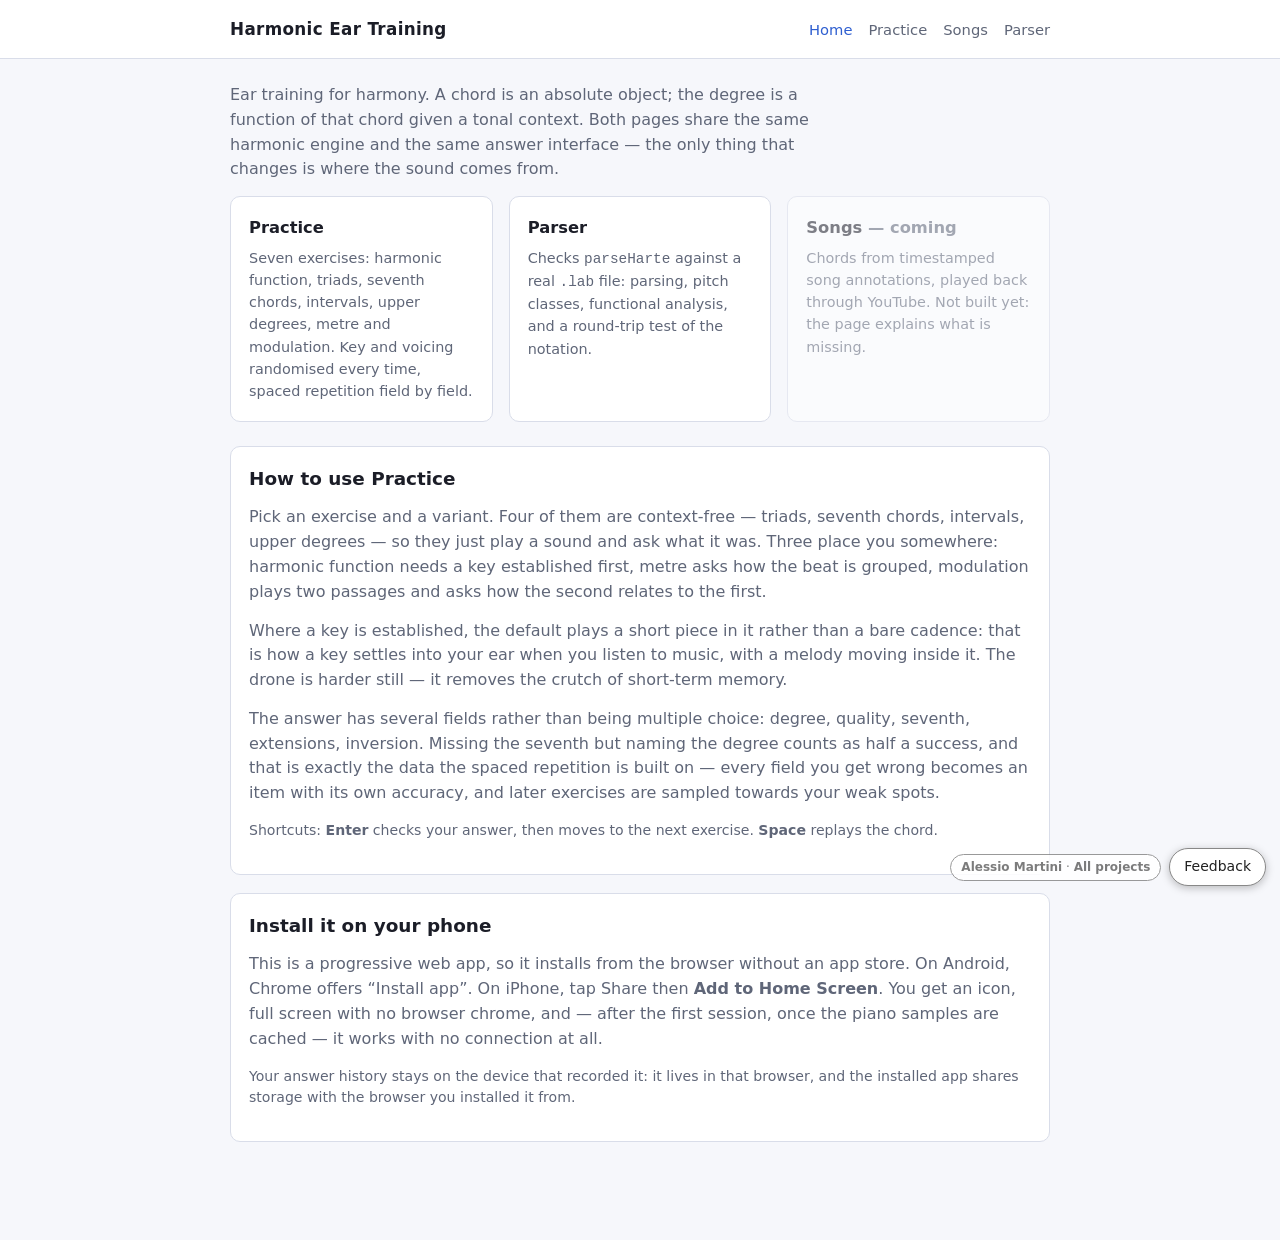
<file: index.html>
<!doctype html>
<html lang="en">
<head>
<meta charset="utf-8">
<meta name="viewport" content="width=device-width, initial-scale=1, viewport-fit=cover">
<title>Harmonic Ear Training</title>
<link rel="icon" href="favicon.svg" type="image/svg+xml">
<link rel="manifest" href="manifest.webmanifest">
<link rel="apple-touch-icon" href="icons/icon-180.png">
<meta name="theme-color" content="#f6f7fb" media="(prefers-color-scheme: light)">
<meta name="theme-color" content="#12131a" media="(prefers-color-scheme: dark)">
<meta name="apple-mobile-web-app-capable" content="yes">
<meta name="apple-mobile-web-app-status-bar-style" content="black-translucent">
<meta name="apple-mobile-web-app-title" content="Ear Training">
<link rel="stylesheet" href="css/style.css">
</head>
<body>

<header class="site">
  <div class="wrap">
    <h1>Harmonic Ear Training</h1>
    <nav>
      <a href="index.html" aria-current="page">Home</a>
      <a href="practice.html">Practice</a>
      <a href="songs.html">Songs</a>
      <a href="test-parser.html">Parser</a>
    </nav>
  </div>
</header>

<main class="wrap">

  <p class="lede">
    Ear training for harmony. A chord is an absolute object; the degree is a
    function of that chord given a tonal context. Both pages share the same
    harmonic engine and the same answer interface — the only thing that changes
    is where the sound comes from.
  </p>

  <div class="cards">
    <a class="card" href="practice.html">
      <h3>Practice</h3>
      <p>
        Seven exercises: harmonic function, triads, seventh chords, intervals,
        upper degrees, metre and modulation. Key and voicing randomised every
        time, spaced repetition field by field.
      </p>
    </a>

    <a class="card" href="test-parser.html">
      <h3>Parser</h3>
      <p>
        Checks <code>parseHarte</code> against a real <code>.lab</code> file:
        parsing, pitch classes, functional analysis, and a round-trip test of
        the notation.
      </p>
    </a>

    <a class="card" href="songs.html" aria-disabled="true">
      <h3>Songs <span class="muted">— coming</span></h3>
      <p>
        Chords from timestamped song annotations, played back through YouTube.
        Not built yet: the page explains what is missing.
      </p>
    </a>
  </div>

  <section class="panel" style="margin-top:24px">
    <h2>How to use Practice</h2>
    <p class="muted">
      Pick an exercise and a variant. Four of them are context-free — triads,
      seventh chords, intervals, upper degrees — so they just play a sound and
      ask what it was. Three place you somewhere: harmonic function needs a key
      established first, metre asks how the beat is grouped, modulation plays
      two passages and asks how the second relates to the first.
    </p>
    <p class="muted">
      Where a key is established, the default plays a short piece in it rather
      than a bare cadence: that is how a key settles into your ear when you
      listen to music, with a melody moving inside it. The drone is harder
      still — it removes the crutch of short-term memory.
    </p>
    <p class="muted">
      The answer has several fields rather than being multiple choice: degree,
      quality, seventh, extensions, inversion. Missing the seventh but naming
      the degree counts as half a success, and that is exactly the data the
      spaced repetition is built on — every field you get wrong becomes an item
      with its own accuracy, and later exercises are sampled towards your weak
      spots.
    </p>
    <p class="muted" style="font-size:.88rem">
      Shortcuts: <b>Enter</b> checks your answer, then moves to the next
      exercise. <b>Space</b> replays the chord.
    </p>
  </section>

  <section class="panel">
    <h2>Install it on your phone</h2>
    <p class="muted">
      This is a progressive web app, so it installs from the browser without an
      app store. On Android, Chrome offers “Install app”. On iPhone, tap Share
      then <b>Add to Home Screen</b>. You get an icon, full screen with no
      browser chrome, and — after the first session, once the piano samples are
      cached — it works with no connection at all.
    </p>
    <p class="muted" style="font-size:.88rem">
      Your answer history stays on the device that recorded it: it lives in that
      browser, and the installed app shares storage with the browser you
      installed it from.
    </p>
  </section>

</main>

<script src="js/notes-widget.js?v=3" data-site="ear-training" data-legacy="eartraining.notes.v1"></script>
<script src="js/pwa.js"></script>
</body>
</html>
</file>
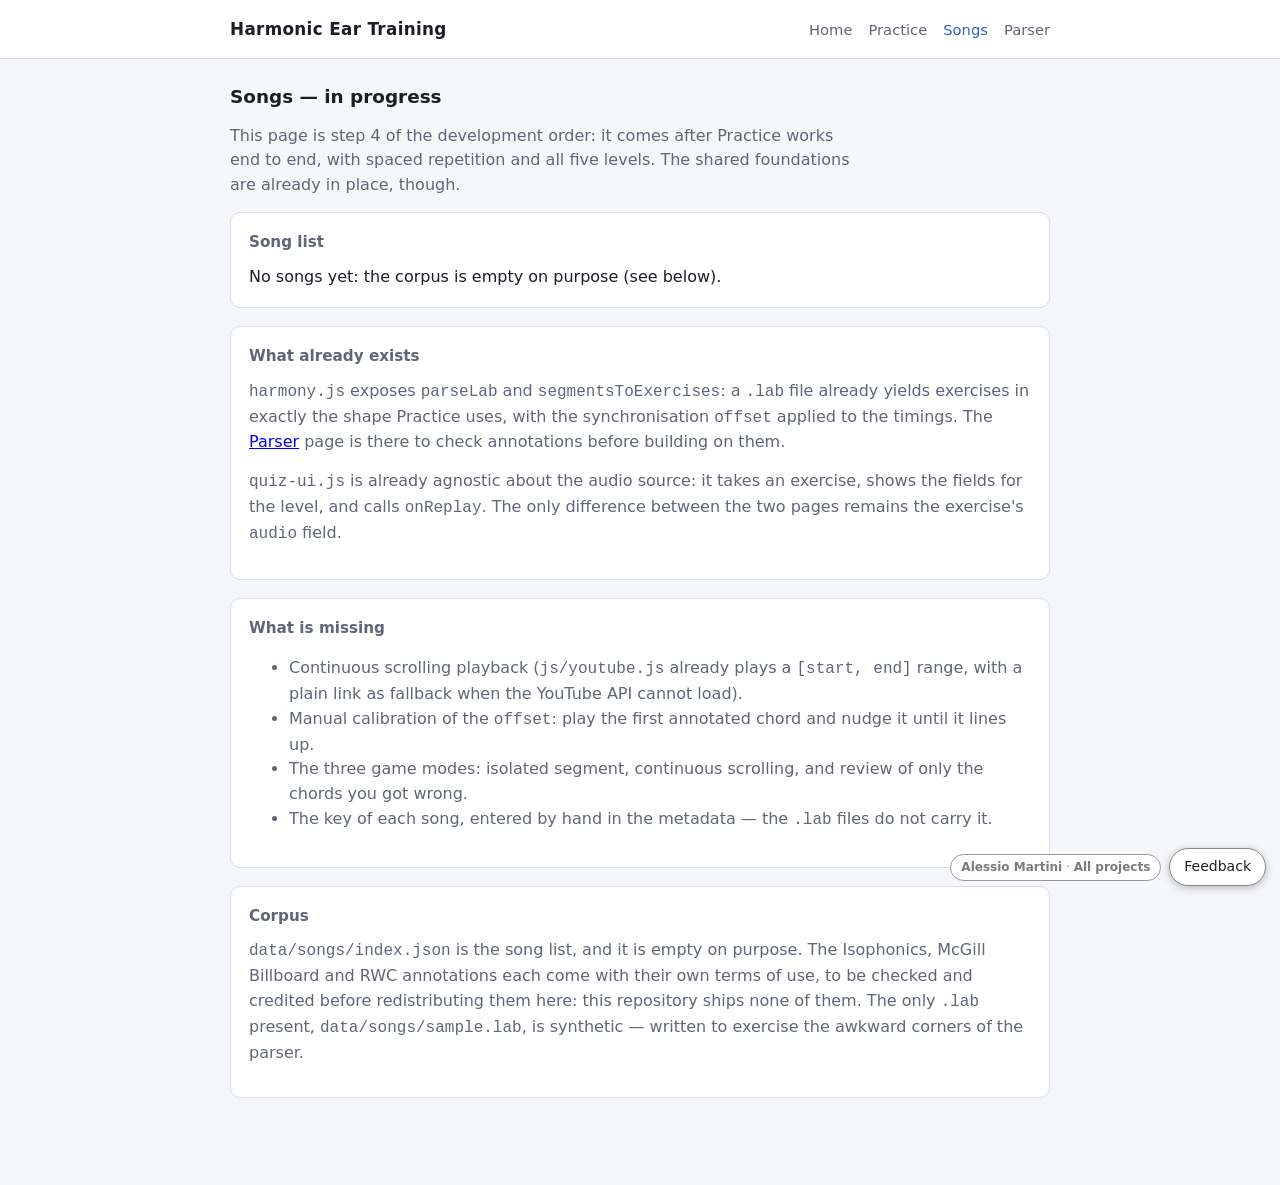
<file: songs.html>
<!doctype html>
<html lang="en">
<head>
<meta charset="utf-8">
<meta name="viewport" content="width=device-width, initial-scale=1, viewport-fit=cover">
<title>Songs — Harmonic Ear Training</title>
<link rel="icon" href="favicon.svg" type="image/svg+xml">
<link rel="manifest" href="manifest.webmanifest">
<link rel="apple-touch-icon" href="icons/icon-180.png">
<meta name="theme-color" content="#f6f7fb" media="(prefers-color-scheme: light)">
<meta name="theme-color" content="#12131a" media="(prefers-color-scheme: dark)">
<meta name="apple-mobile-web-app-capable" content="yes">
<meta name="apple-mobile-web-app-status-bar-style" content="black-translucent">
<meta name="apple-mobile-web-app-title" content="Ear Training">
<link rel="stylesheet" href="css/style.css">
</head>
<body>

<header class="site">
  <div class="wrap">
    <h1>Harmonic Ear Training</h1>
    <nav>
      <a href="index.html">Home</a>
      <a href="practice.html">Practice</a>
      <a href="songs.html" aria-current="page">Songs</a>
      <a href="test-parser.html">Parser</a>
    </nav>
  </div>
</header>

<main class="wrap">

  <h2>Songs — in progress</h2>
  <p class="lede">
    This page is step 4 of the development order: it comes after Practice works
    end to end, with spaced repetition and all five levels. The shared
    foundations are already in place, though.
  </p>

  <section class="panel">
    <h3>Song list</h3>
    <div id="song-list" aria-live="polite">Loading…</div>
  </section>

  <section class="panel" id="song-panel" hidden>
    <h3>Player</h3>
    <p id="song-status" class="muted" role="status"></p>
    <div id="player"></div>
    <h4>Annotated segments</h4>
    <div id="segments"></div>
  </section>

  <section class="panel">
    <h3>What already exists</h3>
    <p class="muted">
      <code>harmony.js</code> exposes <code>parseLab</code> and
      <code>segmentsToExercises</code>: a <code>.lab</code> file already yields
      exercises in exactly the shape Practice uses, with the synchronisation
      <code>offset</code> applied to the timings. The
      <a href="test-parser.html">Parser</a> page is there to check annotations
      before building on them.
    </p>
    <p class="muted">
      <code>quiz-ui.js</code> is already agnostic about the audio source: it
      takes an exercise, shows the fields for the level, and calls
      <code>onReplay</code>. The only difference between the two pages remains
      the exercise's <code>audio</code> field.
    </p>
  </section>

  <section class="panel">
    <h3>What is missing</h3>
    <ul class="muted">
      <li>Continuous scrolling playback (<code>js/youtube.js</code> already
        plays a <code>[start, end]</code> range, with a plain link as fallback
        when the YouTube API cannot load).</li>
      <li>Manual calibration of the <code>offset</code>: play the first
        annotated chord and nudge it until it lines up.</li>
      <li>The three game modes: isolated segment, continuous scrolling, and
        review of only the chords you got wrong.</li>
      <li>The key of each song, entered by hand in the metadata — the
        <code>.lab</code> files do not carry it.</li>
    </ul>
  </section>

  <section class="panel">
    <h3>Corpus</h3>
    <p class="muted">
      <code>data/songs/index.json</code> is the song list, and it is empty on
      purpose. The Isophonics, McGill Billboard and RWC annotations each come
      with their own terms of use, to be checked and credited before
      redistributing them here: this repository ships none of them. The only
      <code>.lab</code> present, <code>data/songs/sample.lab</code>, is
      synthetic — written to exercise the awkward corners of the parser.
    </p>
  </section>

</main>

<script type="module" src="js/songs.js"></script>
<script src="js/notes-widget.js?v=3" data-site="ear-training" data-legacy="eartraining.notes.v1"></script>
<script src="js/pwa.js"></script>
</body>
</html>
</file>
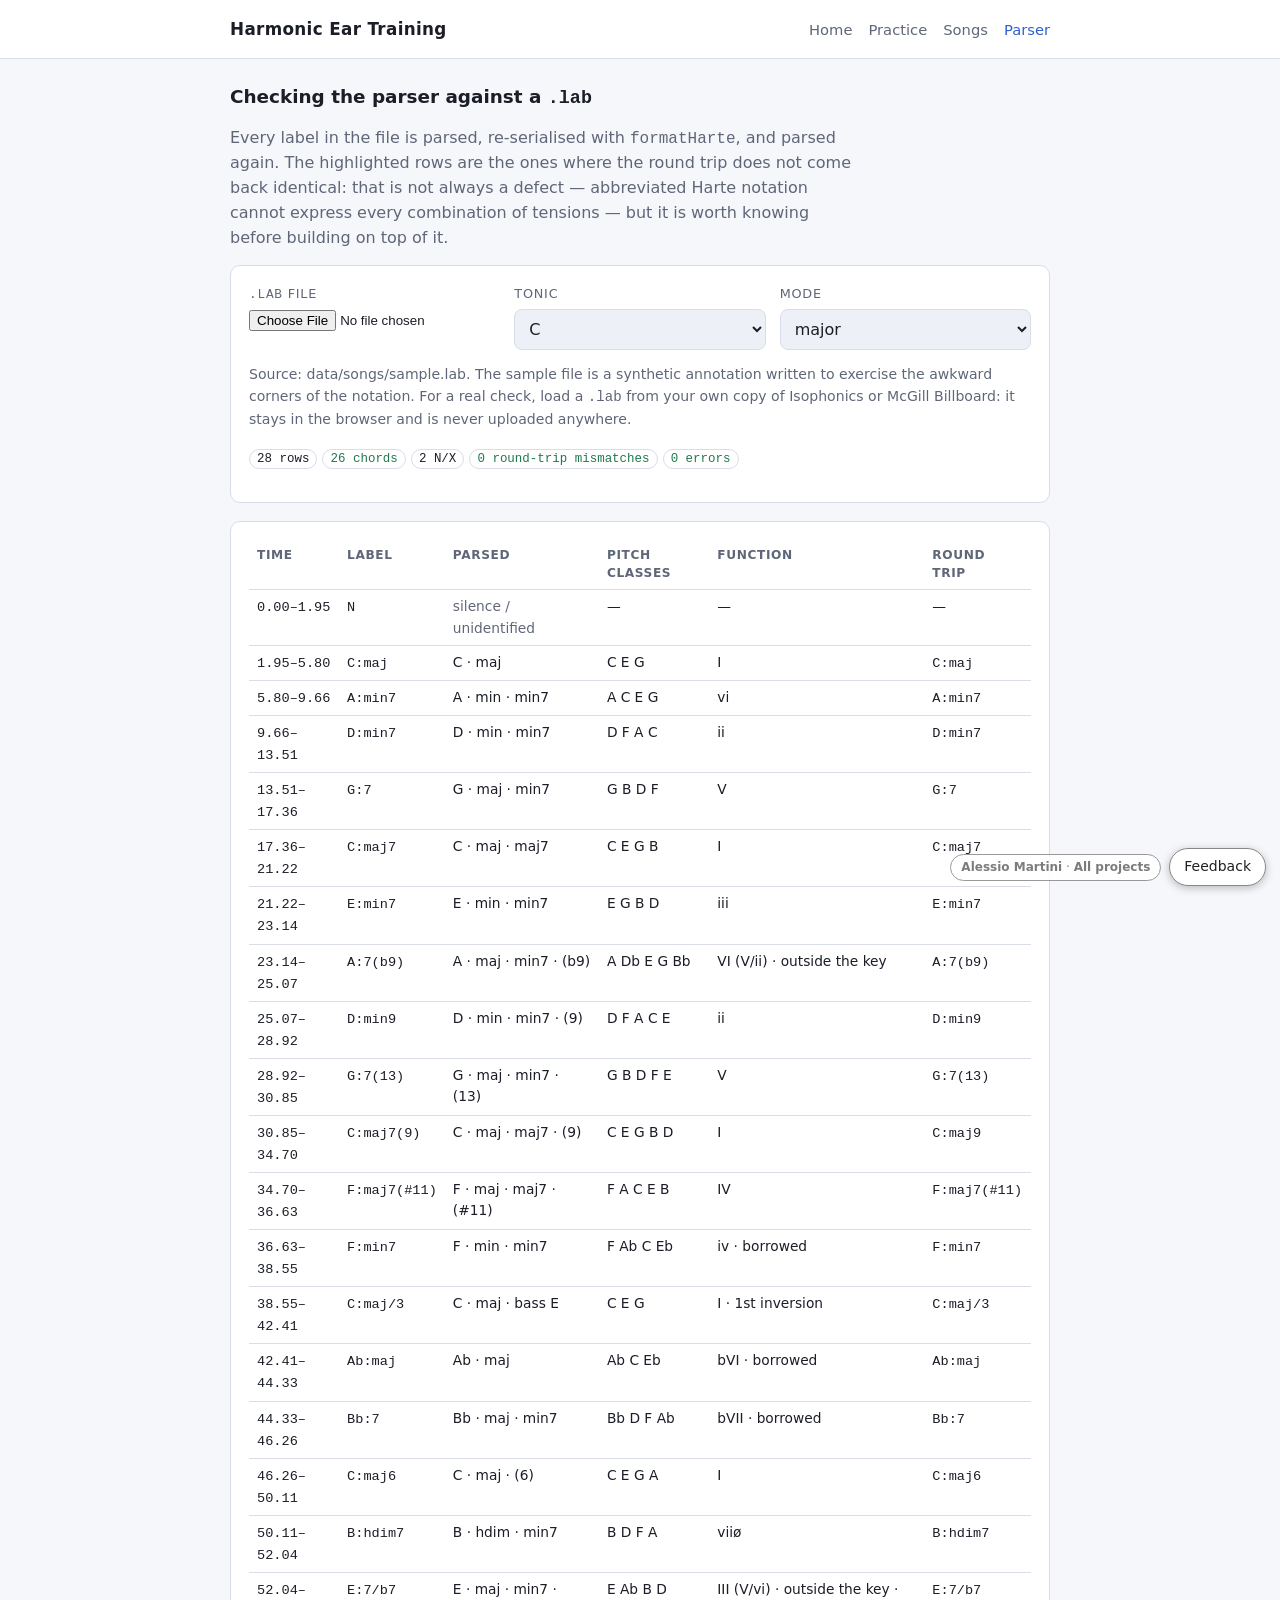
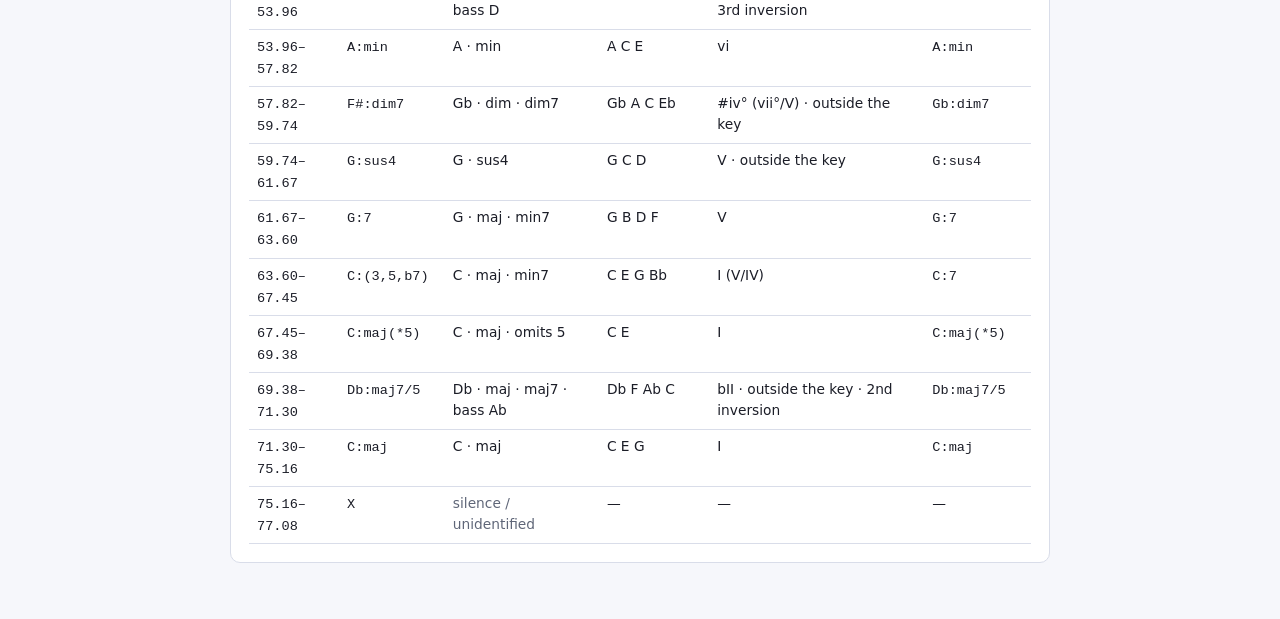
<file: test-parser.html>
<!doctype html>
<html lang="en">
<head>
<meta charset="utf-8">
<meta name="viewport" content="width=device-width, initial-scale=1, viewport-fit=cover">
<title>Harte parser — Harmonic Ear Training</title>
<link rel="icon" href="favicon.svg" type="image/svg+xml">
<link rel="manifest" href="manifest.webmanifest">
<link rel="apple-touch-icon" href="icons/icon-180.png">
<meta name="theme-color" content="#f6f7fb" media="(prefers-color-scheme: light)">
<meta name="theme-color" content="#12131a" media="(prefers-color-scheme: dark)">
<meta name="apple-mobile-web-app-capable" content="yes">
<meta name="apple-mobile-web-app-status-bar-style" content="black-translucent">
<meta name="apple-mobile-web-app-title" content="Ear Training">
<link rel="stylesheet" href="css/style.css">
</head>
<body>

<header class="site">
  <div class="wrap">
    <h1>Harmonic Ear Training</h1>
    <nav>
      <a href="index.html">Home</a>
      <a href="practice.html">Practice</a>
      <a href="songs.html">Songs</a>
      <a href="test-parser.html" aria-current="page">Parser</a>
    </nav>
  </div>
</header>

<main class="wrap">

  <h2>Checking the parser against a <code>.lab</code></h2>
  <p class="lede">
    Every label in the file is parsed, re-serialised with
    <code>formatHarte</code>, and parsed again. The highlighted rows are the
    ones where the round trip does not come back identical: that is not always a
    defect — abbreviated Harte notation cannot express every combination of
    tensions — but it is worth knowing before building on top of it.
  </p>

  <section class="panel">
    <div class="controls">
      <div class="control">
        <label for="file"><code>.lab</code> file</label>
        <input type="file" id="file" accept=".lab,.txt,text/plain">
      </div>
      <div class="control">
        <label for="tonic">Tonic</label>
        <select id="tonic"></select>
      </div>
      <div class="control">
        <label for="mode">Mode</label>
        <select id="mode">
          <option value="major">major</option>
          <option value="minor">minor</option>
        </select>
      </div>
    </div>
    <p class="muted" style="margin-top:14px;font-size:.88rem">
      Source: <span id="source-name">—</span>. The sample file is a synthetic
      annotation written to exercise the awkward corners of the notation. For a
      real check, load a <code>.lab</code> from your own copy of Isophonics or
      McGill Billboard: it stays in the browser and is never uploaded anywhere.
    </p>
    <p id="summary"></p>
  </section>

  <section class="panel">
    <table class="labels">
      <thead>
        <tr>
          <th>Time</th>
          <th>Label</th>
          <th>Parsed</th>
          <th>Pitch classes</th>
          <th>Function</th>
          <th>Round trip</th>
        </tr>
      </thead>
      <tbody id="rows"></tbody>
    </table>
  </section>

</main>

<script type="module" src="js/test-parser.js"></script>
<script src="js/notes-widget.js?v=3" data-site="ear-training" data-legacy="eartraining.notes.v1"></script>
<script src="js/pwa.js"></script>
</body>
</html>
</file>
<file: css/style.css>
:root {
  --bg: #12131a;
  --panel: #1b1d27;
  --panel-2: #232634;
  --line: #2f3344;
  --ink: #e8e9f0;
  --ink-dim: #9aa0b4;
  --accent: #7aa2f7;
  --ok: #7bcf9a;
  --ko: #f07a8c;
  --radius: 10px;
  --mono: ui-monospace, SFMono-Regular, "SF Mono", Menlo, Consolas, monospace;
}

@media (prefers-color-scheme: light) {
  :root {
    --bg: #f6f7fb;
    --panel: #ffffff;
    --panel-2: #eef0f7;
    --line: #d9dde9;
    --ink: #1b1d27;
    --ink-dim: #5f6678;
    --accent: #2f5fd0;
    --ok: #1e7a4b;
    --ko: #b8253c;
  }
}

* { box-sizing: border-box; }

/* `display` esplicito su una classe batte il default di [hidden]: senza questa
   regola nascondere un elemento con .hidden = true non ha effetto sui .control,
   .field e simili, che sono flex. */
[hidden] { display: none !important; }

body {
  margin: 0;
  background: var(--bg);
  color: var(--ink);
  font: 16px/1.55 system-ui, -apple-system, "Segoe UI", Roboto, sans-serif;
}

.wrap { max-width: 860px; margin: 0 auto; padding: 24px 20px 80px; }

/* ---------- intestazione ---------- */

header.site {
  border-bottom: 1px solid var(--line);
  background: var(--panel);
}
header.site .wrap { padding: 16px 20px; display: flex; align-items: baseline; gap: 20px; flex-wrap: wrap; }
header.site h1 { font-size: 1.05rem; margin: 0; letter-spacing: .02em; }
header.site nav { display: flex; gap: 16px; margin-left: auto; }
header.site nav a { color: var(--ink-dim); text-decoration: none; font-size: .92rem; }
header.site nav a:hover, header.site nav a[aria-current] { color: var(--accent); }

h2 { font-size: 1.15rem; margin: 0 0 12px; }
h3 { font-size: .95rem; margin: 0 0 10px; color: var(--ink-dim); font-weight: 600; }
p { margin: 0 0 14px; }
.muted { color: var(--ink-dim); }
.lede { color: var(--ink-dim); max-width: 62ch; }

.panel {
  background: var(--panel);
  border: 1px solid var(--line);
  border-radius: var(--radius);
  padding: 18px;
  margin-bottom: 18px;
}

/* ---------- controlli ---------- */

.controls { display: grid; grid-template-columns: repeat(auto-fit, minmax(190px, 1fr)); gap: 14px; }
.control { display: flex; flex-direction: column; gap: 6px; }
.control label { font-size: .8rem; text-transform: uppercase; letter-spacing: .06em; color: var(--ink-dim); }

select {
  background: var(--panel-2);
  color: var(--ink);
  border: 1px solid var(--line);
  border-radius: 8px;
  padding: 9px 10px;
  font: inherit;
  /* Un select si dimensiona sull'opzione piu' lunga: senza questi due vincoli
     "Modal interchange and secondary dominants" sfonda la pagina su telefono. */
  width: 100%;
  min-width: 0;
}

.btn {
  background: var(--panel-2);
  color: var(--ink);
  border: 1px solid var(--line);
  border-radius: 8px;
  padding: 9px 16px;
  font: inherit;
  cursor: pointer;
}
.btn:hover:not(:disabled) { border-color: var(--accent); }
.btn:disabled { opacity: .45; cursor: default; }
.btn-primary { background: var(--accent); border-color: var(--accent); color: #0d1017; font-weight: 600; }
.btn-ghost { background: transparent; }

.error {
  margin: 12px 0 0;
  padding: 10px 12px;
  border-radius: 8px;
  border: 1px solid var(--ko);
  background: color-mix(in srgb, var(--ko) 12%, transparent);
  font-size: .9rem;
}

/* ---------- barra di riproduzione ---------- */

.playbar { display: flex; align-items: center; gap: 10px; flex-wrap: wrap; }
.playbar .key-badge {
  margin-left: auto;
  font-family: var(--mono);
  font-size: .9rem;
  background: var(--panel-2);
  border: 1px solid var(--line);
  border-radius: 999px;
  padding: 5px 14px;
}

/* ---------- quiz ---------- */

.field { margin-bottom: 16px; }
.field-label { font-size: .78rem; text-transform: uppercase; letter-spacing: .07em; color: var(--ink-dim); margin-bottom: 7px; }
.options { display: flex; flex-wrap: wrap; gap: 6px; }

.chip {
  background: var(--panel-2);
  color: var(--ink);
  border: 1px solid var(--line);
  border-radius: 7px;
  padding: 7px 12px;
  font: inherit;
  font-size: .92rem;
  cursor: pointer;
  min-width: 44px;
}
.chip:hover { border-color: var(--accent); }
.chip.selected { background: var(--accent); border-color: var(--accent); color: #0d1017; font-weight: 600; }
.options-multi .chip-none { font-style: italic; }

.quiz-actions { display: flex; align-items: center; gap: 12px; margin-top: 20px; }
.hint { font-size: .82rem; color: var(--ink-dim); }

/* ---------- feedback ---------- */

.feedback {
  margin-top: 20px;
  padding-top: 18px;
  border-top: 1px solid var(--line);
}
.feedback-title { font-weight: 600; margin-bottom: 12px; color: var(--ko); }
.feedback.all-correct .feedback-title { color: var(--ok); }

.grade-table { display: flex; flex-direction: column; gap: 4px; margin-bottom: 14px; }
.grade-row {
  display: grid;
  grid-template-columns: 22px 150px 1fr 1fr;
  gap: 8px;
  align-items: baseline;
  padding: 5px 8px;
  border-radius: 6px;
  background: var(--panel-2);
  font-size: .92rem;
}
.grade-row.ok .grade-mark { color: var(--ok); }
.grade-row.ko .grade-mark { color: var(--ko); }
.grade-field { color: var(--ink-dim); }
.grade-row.ko .grade-given { text-decoration: line-through; color: var(--ink-dim); }
.grade-correct { color: var(--ok); font-weight: 600; }

.analysis { background: var(--panel-2); border-radius: 8px; padding: 12px 14px; margin-bottom: 14px; }
.analysis-chord { font-weight: 600; }
.analysis-harte { font-family: var(--mono); font-size: .85rem; color: var(--ink-dim); }
.analysis-notes { font-size: .88rem; color: var(--ink-dim); margin-top: 6px; }

.replay-bar { display: flex; gap: 10px; flex-wrap: wrap; }
.replay-bar .btn-primary { margin-left: auto; }

/* ---------- statistiche ---------- */

.stat-grid { display: grid; grid-template-columns: repeat(auto-fit, minmax(120px, 1fr)); gap: 12px; margin-bottom: 18px; }
.stat { background: var(--panel-2); border-radius: 8px; padding: 12px; }
.stat-value { font-size: 1.5rem; font-weight: 600; font-variant-numeric: tabular-nums; }
.stat-label { font-size: .76rem; text-transform: uppercase; letter-spacing: .06em; color: var(--ink-dim); }

ul.weakest { list-style: none; margin: 0; padding: 0; display: flex; flex-direction: column; gap: 4px; }
ul.weakest li { display: flex; gap: 10px; padding: 6px 10px; background: var(--panel-2); border-radius: 6px; font-size: .9rem; }
ul.weakest .item-score { margin-left: auto; color: var(--ink-dim); font-variant-numeric: tabular-nums; }

/* ---------- indice ---------- */

.cards { display: grid; grid-template-columns: repeat(auto-fit, minmax(240px, 1fr)); gap: 16px; }
.card {
  display: block;
  background: var(--panel);
  border: 1px solid var(--line);
  border-radius: var(--radius);
  padding: 18px;
  text-decoration: none;
  color: inherit;
}
.card:hover { border-color: var(--accent); }
.card h3 { color: var(--ink); margin-bottom: 6px; font-size: 1.02rem; }
.card p { color: var(--ink-dim); font-size: .9rem; margin: 0; }
.card[aria-disabled="true"] { opacity: .55; }

/* ---------- pagina di test del parser ---------- */

table.labels { width: 100%; border-collapse: collapse; font-size: .86rem; }
table.labels th, table.labels td { text-align: left; padding: 6px 8px; border-bottom: 1px solid var(--line); vertical-align: top; }
table.labels th { color: var(--ink-dim); font-weight: 600; font-size: .76rem; text-transform: uppercase; letter-spacing: .05em; }
table.labels code { font-family: var(--mono); font-size: .85rem; }
tr.row-fail td { background: color-mix(in srgb, var(--ko) 14%, transparent); }
tr.row-warn td { background: color-mix(in srgb, #d9a441 16%, transparent); }
.badge { font-family: var(--mono); font-size: .78rem; padding: 2px 7px; border-radius: 999px; border: 1px solid var(--line); }
.badge.ok { color: var(--ok); }
.badge.fail { color: var(--ko); }

@media (max-width: 620px) {
  .grade-row { grid-template-columns: 20px 1fr; }
  .grade-given, .grade-correct { grid-column: 2; }
}

/* ---------- statistiche per esercizio ---------- */

.by-exercise { display: flex; flex-direction: column; gap: 4px; margin-bottom: 18px; }

.ex-row {
  display: grid;
  grid-template-columns: minmax(120px, 1.2fr) auto minmax(60px, 1fr) 42px;
  grid-template-areas: 'name count bar score' 'weak weak weak weak';
  gap: 4px 10px;
  align-items: center;
  padding: 7px 10px;
  border-radius: 6px;
  background: var(--panel-2);
  font-size: .88rem;
}
.ex-row.is-current { outline: 1px solid var(--accent); }
.ex-row.is-untouched { opacity: .55; }

.ex-name { grid-area: name; font-weight: 600; }
.ex-count { grid-area: count; color: var(--ink-dim); font-size: .78rem; white-space: nowrap; }
.ex-bar { grid-area: bar; height: 6px; border-radius: 999px; background: var(--line); overflow: hidden; }
.ex-bar-fill { display: block; height: 100%; background: var(--ok); border-radius: 999px; }
.ex-score { grid-area: score; text-align: right; font-variant-numeric: tabular-nums; }
.ex-weak { grid-area: weak; color: var(--ink-dim); font-size: .76rem; }
.ex-weak:empty { display: none; }

@media (max-width: 620px) {
  .ex-row {
    grid-template-columns: 1fr auto 42px;
    grid-template-areas: 'name count score' 'bar bar bar' 'weak weak weak';
  }
}

/* ---------- impostazioni richiudibili ---------- */

.setup-summary {
  display: flex;
  align-items: baseline;
  gap: 10px;
  cursor: pointer;
  list-style: none;
  font-size: 1.15rem;
  font-weight: 600;
}
.setup-summary::-webkit-details-marker { display: none; }
.setup-summary::after {
  content: '▾';
  margin-left: auto;
  color: var(--ink-dim);
  font-size: .8rem;
  transition: transform .15s;
}
#setup[open] .setup-summary::after { transform: rotate(180deg); }
#setup[open] .setup-summary { margin-bottom: 14px; }
.setup-now { font-size: .82rem; font-weight: 400; color: var(--ink-dim); }
#setup[open] .setup-now { display: none; }

/* ---------- telefono ---------- */

.chip, .btn, .setup-summary, .notes-toggle {
  -webkit-tap-highlight-color: transparent;
  touch-action: manipulation;
  user-select: none;
}
.chip:active, .btn:active:not(:disabled) { transform: scale(.97); }

/* Senza puntatore l'hover resta "appiccicato" dopo il tocco. */
@media (hover: none) {
  .chip:hover, .btn:hover:not(:disabled), .card:hover { border-color: var(--line); }
  .chip.selected:hover { border-color: var(--accent); }
}

@media (max-width: 620px) {
  .wrap {
    padding: 12px max(12px, env(safe-area-inset-left)) calc(90px + env(safe-area-inset-bottom))
             max(12px, env(safe-area-inset-right));
  }
  header.site .wrap { padding-top: 10px; padding-bottom: 10px; }
  header.site h1 { font-size: .95rem; width: 100%; }
  header.site nav { margin-left: 0; gap: 14px; font-size: .9rem; }

  .panel { padding: 14px; border-radius: 12px; margin-bottom: 12px; }
  .controls { grid-template-columns: 1fr; gap: 10px; }

  /* 16px impedisce a iOS di ingrandire la pagina al focus. */
  select, .notes-input { font-size: 16px; }

  /* La barra di riproduzione resta a portata mentre si scorre fra le opzioni. */
  .playbar {
    position: sticky;
    top: 0;
    z-index: 20;
    margin: -12px -12px 12px;
    border-radius: 0;
    border-left: 0;
    border-right: 0;
    padding: 10px 12px;
    backdrop-filter: blur(8px);
  }
  .playbar .btn { flex: 1 1 auto; min-height: 44px; }
  .playbar .key-badge { width: 100%; margin-left: 0; text-align: center; order: -1; }

  /* Bersagli comodi per il pollice. */
  .chip { min-height: 46px; padding: 11px 14px; font-size: .95rem; flex: 1 1 auto; }
  .options { gap: 7px; }
  .field[data-field="degree"] .options,
  .field[data-field="interval"] .options,
  .field[data-field="meter"] .options { display: grid; grid-template-columns: repeat(4, 1fr); }
  .field[data-field="degree"] .chip,
  .field[data-field="interval"] .chip,
  .field[data-field="meter"] .chip { min-width: 0; padding: 11px 4px; }

  .quiz-actions { flex-direction: column; align-items: stretch; }
  .quiz-actions .btn-primary { min-height: 50px; font-size: 1rem; }
  .quiz-actions .hint { display: none; }
  .replay-bar { display: grid; grid-template-columns: 1fr 1fr; }
  .replay-bar .btn { min-height: 46px; }
  .replay-bar .btn-primary { grid-column: 1 / -1; margin-left: 0; min-height: 50px; }

  .stat-grid { grid-template-columns: repeat(2, 1fr); }
  .grade-row { font-size: .9rem; }
}

/* Installata in home: lo spazio della status bar lo gestisce la pagina. */
@media (display-mode: standalone) {
  header.site .wrap { padding-top: max(10px, env(safe-area-inset-top)); }
  .notes-toggle { bottom: calc(18px + env(safe-area-inset-bottom)); }
}

/* Songs page */
.seg-list { list-style: none; padding: 0; margin: 0; display: flex; flex-wrap: wrap; gap: 8px; }
.yt-mount iframe, #player iframe { max-width: 100%; border: 0; }
</file>
